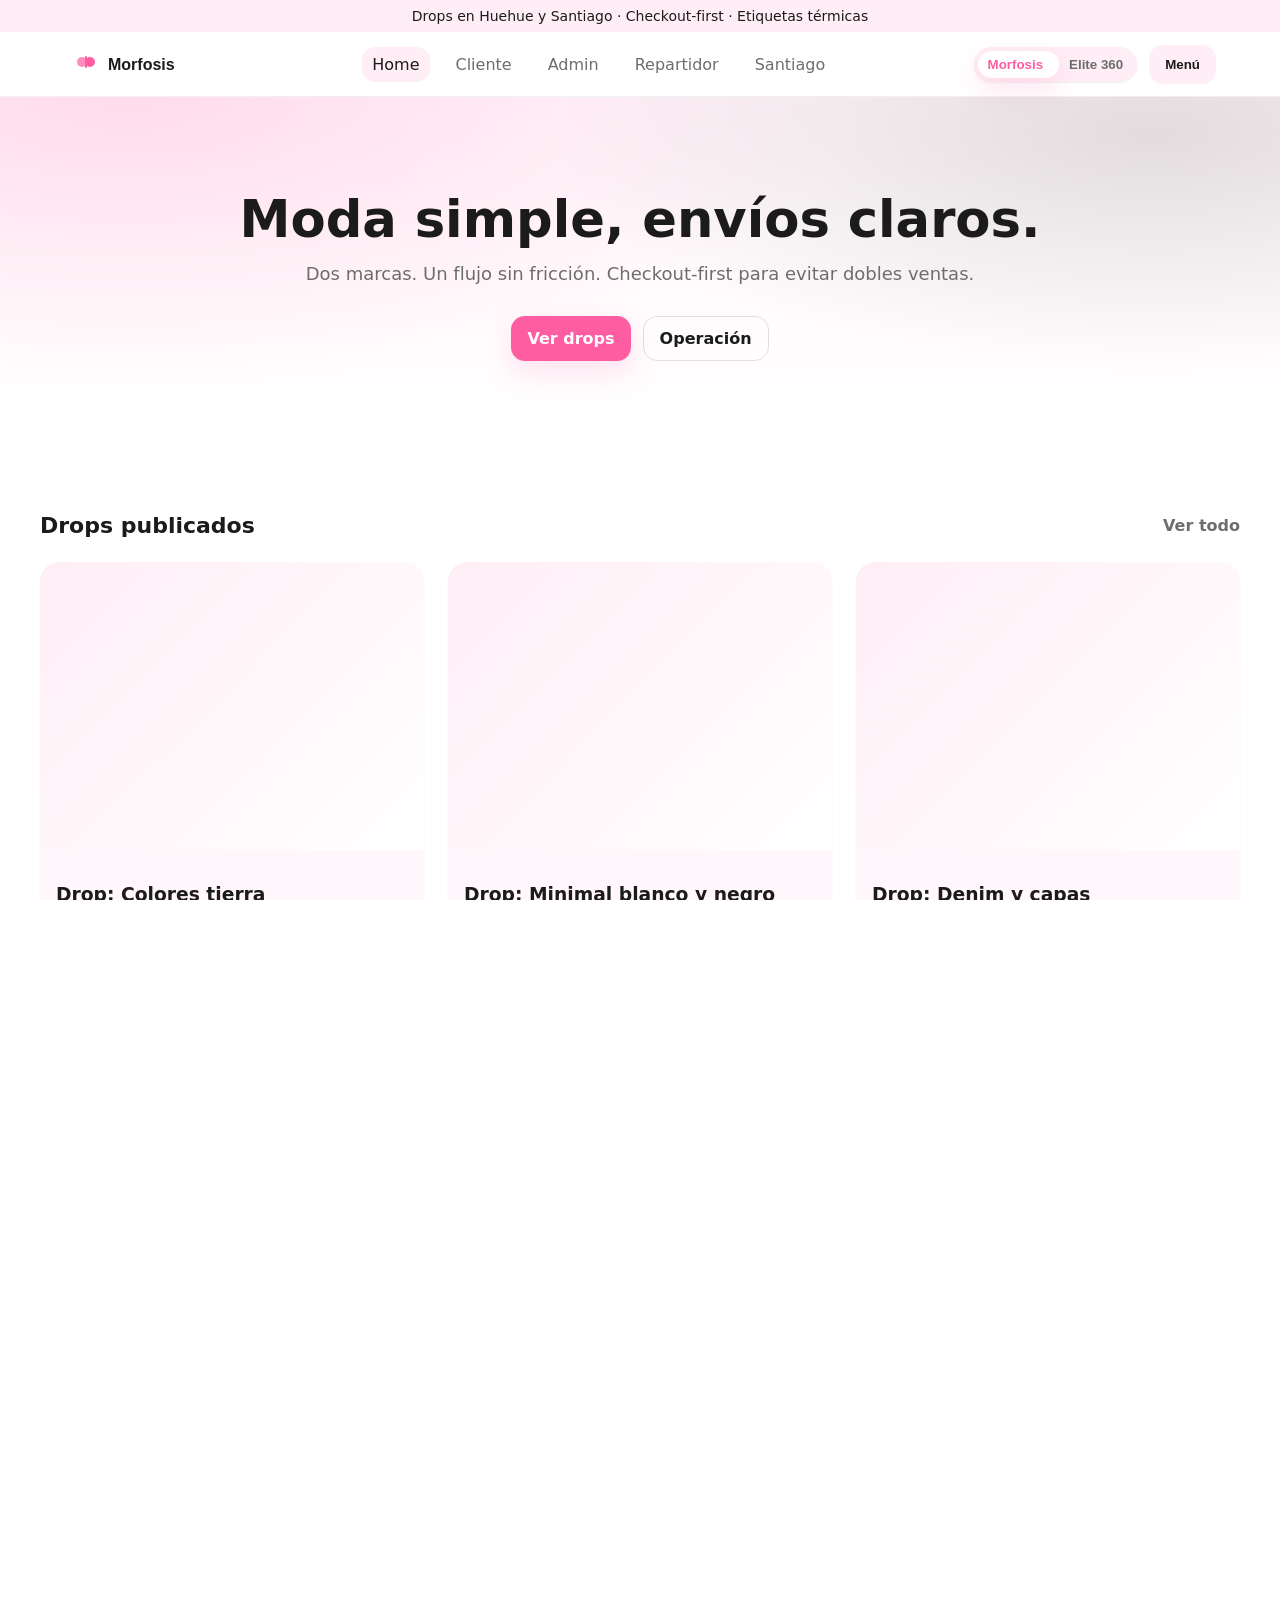
<file: frontend/index.html>
<!DOCTYPE html>
<html lang="es" data-theme="morfosis">
  <head>
    <meta charset="UTF-8" />
    <link rel="icon" type="image/svg+xml" href="data:image/svg+xml,%3Csvg xmlns='http://www.w3.org/2000/svg' viewBox='0 0 16 16'%3E%3Ccircle cx='8' cy='8' r='8' fill='%23111214'/%3E%3C/svg%3E">
    <meta name="viewport" content="width=device-width, initial-scale=1.0" />
    <title>Sistema Venta de Ropa — Home</title>
    <link rel="stylesheet" href="assets/css/styles.css" />
  </head>
  <body>
    <!-- Header and promo are injected by app.js -->

    <main id="main">
      <section class="hero">
        <div class="hero__content container">
          <h1>Moda simple, envíos claros.</h1>
          <p>Dos marcas. Un flujo sin fricción. Checkout‑first para evitar dobles ventas.</p>
          <div class="hero__actions">
            <a class="btn btn--primary" href="cliente.html">Ver drops</a>
            <a class="btn btn--ghost" href="admin.html">Operación</a>
          </div>
        </div>
      </section>

      <section class="section container" id="drops-publicados">
        <div class="section__header">
          <h2>Drops publicados</h2>
          <a class="link" href="cliente.html">Ver todo</a>
        </div>
        <div class="grid grid--cards">
          <article class="card">
            <div class="card__media"></div>
            <div class="card__body">
              <h3>Drop: Colores tierra</h3>
              <p>Prendas únicas. Stock 1.</p>
              <button class="btn btn--secondary" disabled>Ver</button>
            </div>
          </article>
          <article class="card">
            <div class="card__media"></div>
            <div class="card__body">
              <h3>Drop: Minimal blanco y negro</h3>
              <p>Básicos para todos los días.</p>
              <button class="btn btn--secondary" disabled>Ver</button>
            </div>
          </article>
          <article class="card">
            <div class="card__media"></div>
            <div class="card__body">
              <h3>Drop: Denim y capas</h3>
              <p>Texturas que se combinan fácil.</p>
              <button class="btn btn--secondary" disabled>Ver</button>
            </div>
          </article>
        </div>
      </section>

      <section class="section container" id="shop-by-style">
        <div class="section__header">
          <h2>Shop by style</h2>
        </div>
        <div class="chips">
          <button class="chip">Casual</button>
          <button class="chip">Street</button>
          <button class="chip">Formal</button>
          <button class="chip">Vintage</button>
          <button class="chip">Sport</button>
        </div>
      </section>

      <section class="section container" id="popular">
        <div class="section__header">
          <h2>Popular esta semana</h2>
        </div>
        <div class="carousel" aria-label="Carrusel de productos">
          <div class="carousel__track">
            <div class="card card--wide"><div class="card__media"></div><div class="card__body"><h3>Camisa lino</h3></div></div>
            <div class="card card--wide"><div class="card__media"></div><div class="card__body"><h3>Falda midi</h3></div></div>
            <div class="card card--wide"><div class="card__media"></div><div class="card__body"><h3>Pantalón recto</h3></div></div>
            <div class="card card--wide"><div class="card__media"></div><div class="card__body"><h3>Hoodie oversize</h3></div></div>
            <div class="card card--wide"><div class="card__media"></div><div class="card__body"><h3>Blazer negro</h3></div></div>
            <div class="card card--wide"><div class="card__media"></div><div class="card__body"><h3>Top canalé</h3></div></div>
          </div>
        </div>
      </section>

      <section class="section container" id="por-precio">
        <div class="section__header">
          <h2>Por precio</h2>
        </div>
        <div class="chips chips--lg">
          <button class="chip chip--lg">Q49 y menos</button>
          <button class="chip chip--lg">Q50–Q99</button>
          <button class="chip chip--lg">Q100–Q149</button>
          <button class="chip chip--lg">Q150+</button>
        </div>
      </section>
    </main>

    <!-- Footer is injected by app.js -->

    <script src="assets/js/theme.js"></script>
    <script src="assets/js/api.js"></script>
    <script src="assets/js/auth.js"></script>
    <script src="assets/js/ui.js"></script>
    <script src="assets/js/app.js"></script>
  </body>
  </html>
</file>
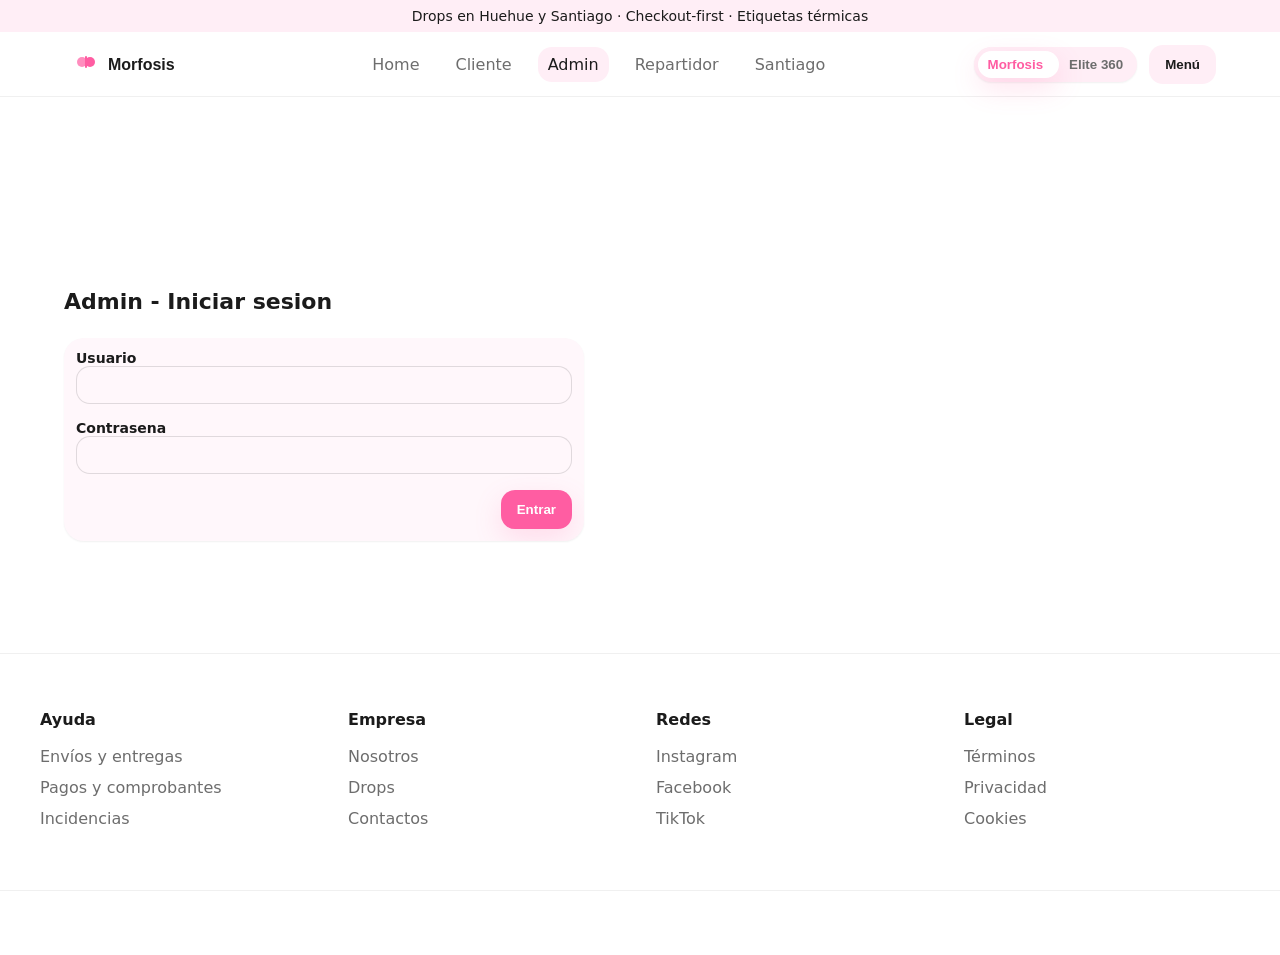
<file: frontend/admin.html>
<!DOCTYPE html>
<html lang="es" data-theme="morfosis">
  <head>
    <meta charset="UTF-8" />
    <link rel="icon" type="image/svg+xml" href="data:image/svg+xml,%3Csvg xmlns='http://www.w3.org/2000/svg' viewBox='0 0 16 16'%3E%3Ccircle cx='8' cy='8' r='8' fill='%23111214'/%3E%3C/svg%3E'>
    <meta name="viewport" content="width=device-width, initial-scale=1.0" />
    <title>Admin - Operacion</title>
    <link rel="stylesheet" href="assets/css/styles.css" />
    <style>
      /* Minimal, page-scoped tweaks to improve table usability without changing theme */
      .table-scroll { overflow-x: auto; }
    </style>
  </head>
  <body>
    <main class="container page-gap" id="admin-root"></main>

    <script src="assets/js/theme.js"></script>
    <script src="assets/js/api.js"></script>
    <script src="assets/js/auth.js"></script>
    <script src="assets/js/ui.js"></script>
    <script src="assets/js/app.js"></script>
    <script src="assets/js/admin.js"></script>
  </body>
  </html>
</file>
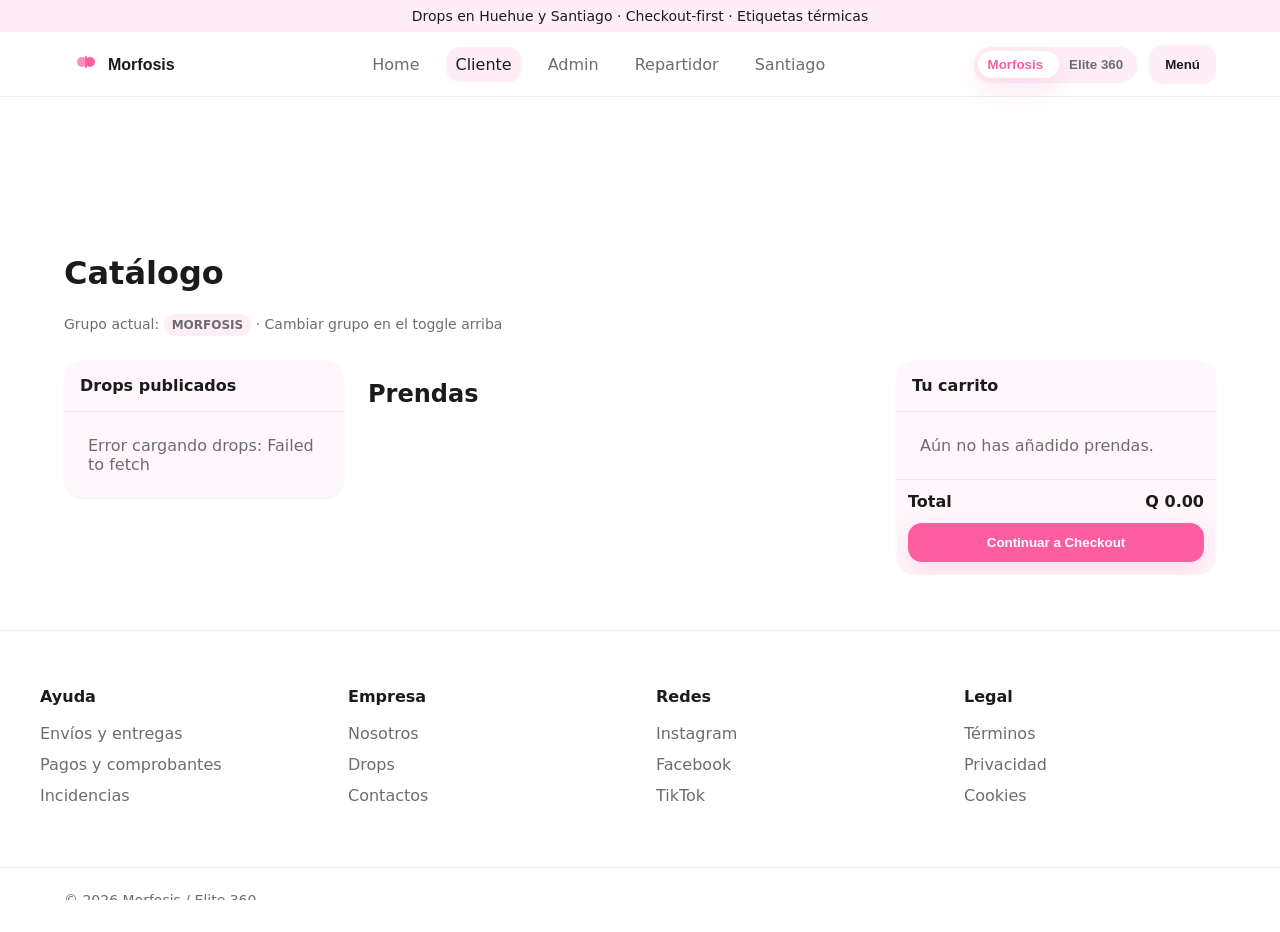
<file: frontend/cliente.html>
<!DOCTYPE html>
<html lang="es" data-theme="morfosis">
  <head>
    <meta charset="UTF-8" />
    <link rel="icon" type="image/svg+xml" href="data:image/svg+xml,%3Csvg xmlns='http://www.w3.org/2000/svg' viewBox='0 0 16 16'%3E%3Ccircle cx='8' cy='8' r='8' fill='%23111214'/%3E%3C/svg%3E'>
    <meta name="viewport" content="width=device-width, initial-scale=1.0" />
    <title>Cliente – Catálogo</title>
    <link rel="stylesheet" href="assets/css/styles.css" />
  </head>
  <body>
    <!-- Header/navbar injected by app.js -->

    <main class="container page-gap" id="catalog-root">
      <header class="catalog-header">
        <div>
          <h1>Catálogo</h1>
          <p class="catalog-hint">Grupo actual: <span id="grupo-badge" class="badge"></span> · Cambiar grupo en el toggle arriba</p>
        </div>
      </header>

      <section class="catalog">
        <aside class="catalog__drops" id="drops-list" aria-label="Drops publicados">
          <div class="panel">
            <div class="panel__header">Drops publicados</div>
            <div class="panel__body" id="drops-container">
              <div class="empty">Cargando drops…</div>
            </div>
          </div>
        </aside>

        <section class="catalog__grid" aria-live="polite">
          <div class="section__header">
            <h2 id="prendas-title">Prendas</h2>
          </div>
          <div class="grid grid--cards" id="prendas-grid">
            <!-- Cards renderizadas por cliente.js -->
          </div>
        </section>

        <aside class="catalog__cart" id="cart-panel" aria-label="Carrito">
          <div class="panel">
            <div class="panel__header">Tu carrito</div>
            <div class="panel__body" id="cart-items">
              <div class="empty">Aún no has añadido prendas.</div>
            </div>
            <div class="panel__footer">
              <div class="cart-total"><span>Total</span><strong id="cart-total">Q0.00</strong></div>
              <button id="btn-checkout" class="btn btn--primary" disabled>Continuar a Checkout</button>
            </div>
          </div>
        </aside>
      </section>
    </main>

    <!-- Footer injected by app.js -->

    <script src="assets/js/theme.js"></script>
    <script src="assets/js/api.js"></script>
    <script src="assets/js/auth.js"></script>
    <script src="assets/js/ui.js"></script>
    <script src="assets/js/app.js"></script>
    <script src="assets/js/cliente.js"></script>
  </body>
  </html>
</file>
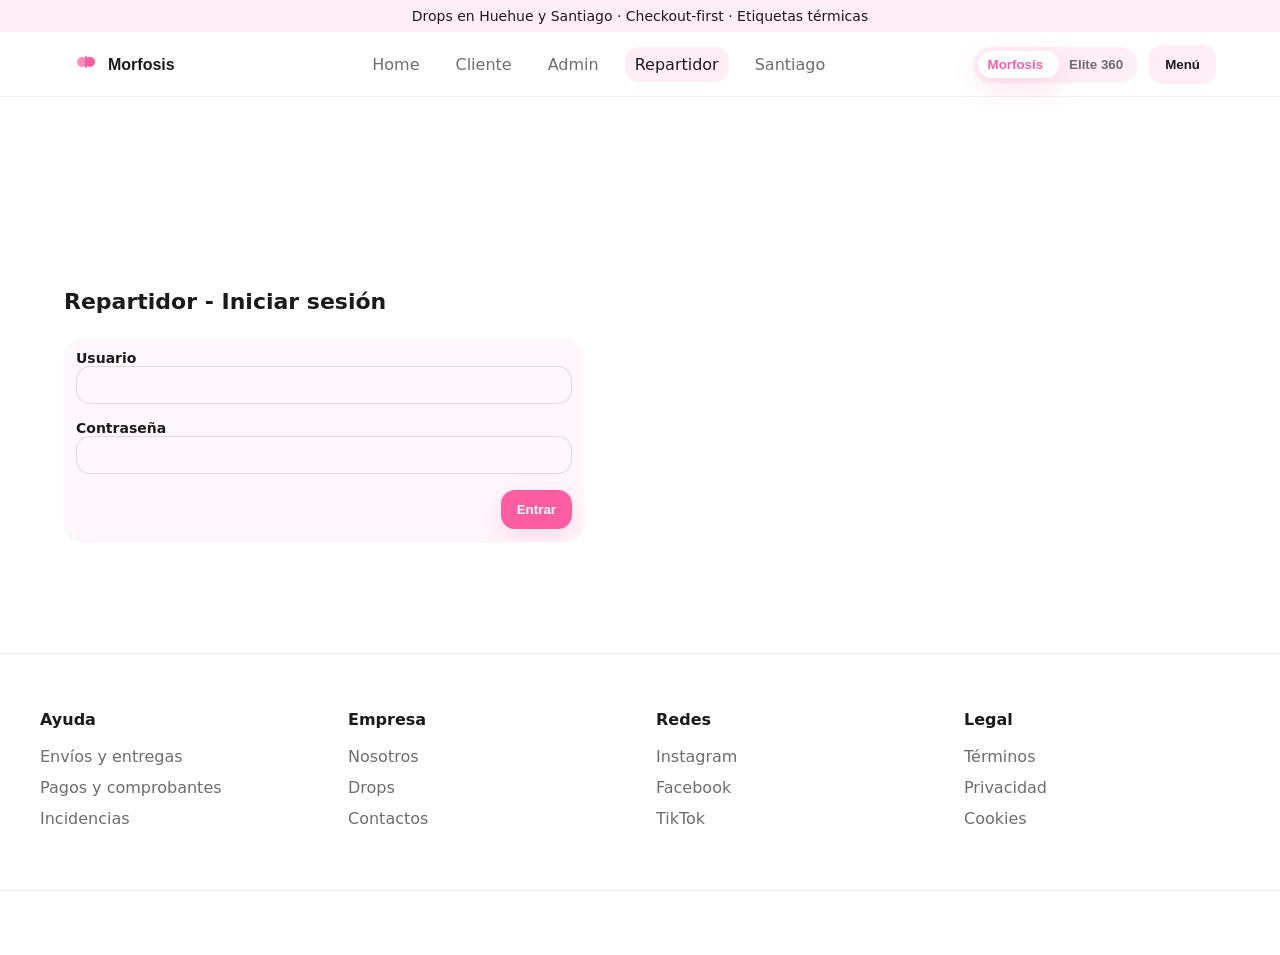
<file: frontend/repartidor.html>
<!DOCTYPE html>
<html lang="es" data-theme="morfosis">
  <head>
    <meta charset="UTF-8" />
    <link rel="icon" type="image/svg+xml" href="data:image/svg+xml,%3Csvg xmlns='http://www.w3.org/2000/svg' viewBox='0 0 16 16'%3E%3Ccircle cx='8' cy='8' r='8' fill='%23111214'/%3E%3C/svg%3E'>
    <meta name="viewport" content="width=device-width, initial-scale=1.0" />
    <title>Repartidor - Huehue</title>
    <link rel="stylesheet" href="assets/css/styles.css" />
    <style>
      .table-scroll { overflow-x: auto; }
    </style>
  </head>
  <body>
    <main class="container page-gap" id="repartidor-root"></main>

    <script src="assets/js/theme.js"></script>
    <script src="assets/js/api.js"></script>
    <script src="assets/js/auth.js"></script>
    <script src="assets/js/ui.js"></script>
    <script src="assets/js/app.js"></script>
    <script src="assets/js/repartidor.js"></script>
  </body>
  </html>
</file>
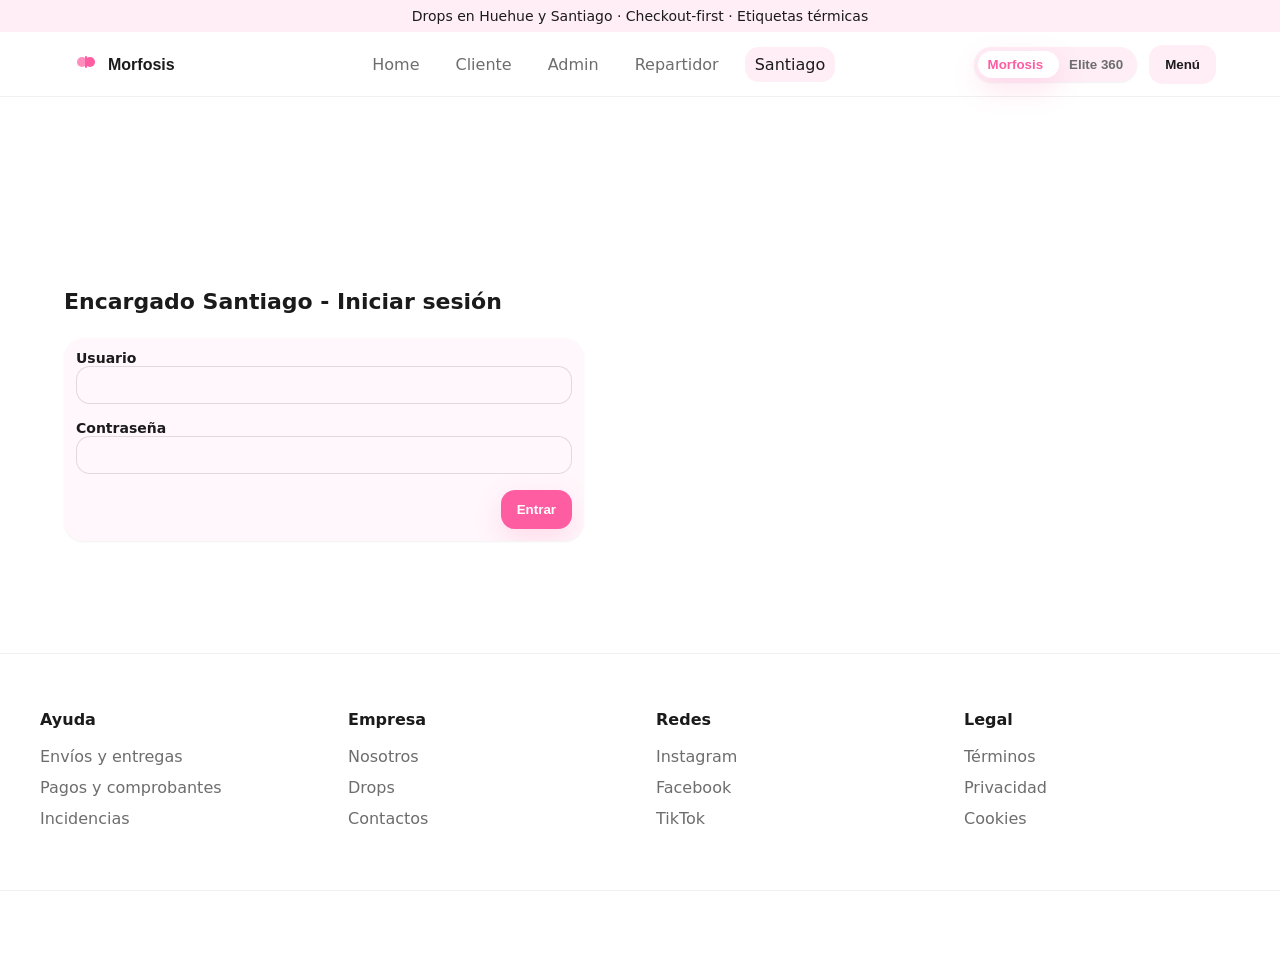
<file: frontend/santiago.html>
<!DOCTYPE html>
<html lang="es" data-theme="morfosis">
  <head>
    <meta charset="UTF-8" />
    <link rel="icon" type="image/svg+xml" href="data:image/svg+xml,%3Csvg xmlns='http://www.w3.org/2000/svg' viewBox='0 0 16 16'%3E%3Ccircle cx='8' cy='8' r='8' fill='%23111214'/%3E%3C/svg%3E'>
    <meta name="viewport" content="width=device-width, initial-scale=1.0" />
    <title>Encargado - Santiago</title>
    <link rel="stylesheet" href="assets/css/styles.css" />
    <style>
      .table-scroll { overflow-x: auto; }
    </style>
  </head>
  <body>
    <main class="container page-gap" id="santiago-root"></main>

    <script src="assets/js/theme.js"></script>
    <script src="assets/js/api.js"></script>
    <script src="assets/js/auth.js"></script>
    <script src="assets/js/ui.js"></script>
    <script src="assets/js/app.js"></script>
    <script src="assets/js/santiago.js"></script>
  </body>
  </html>
</file>
<file: frontend/assets/css/styles.css>
/* Design tokens */
:root {
  --color-bg: #ffffff;
  --color-text: #1b1b1b;
  --color-muted: #6d6d6d;
  --color-primary: #ff5da2; /* morfosis default */
  --color-primary-contrast: #ffffff;
  --color-surface: #ffffff;
  --color-surface-2: #f5f5f7;
  --shadow-sm: 0 1px 2px rgba(0,0,0,0.06);
  --shadow-md: 0 6px 16px rgba(0,0,0,0.08);
  --radius-sm: 10px;
  --radius-md: 16px;
  --radius-lg: 22px;
  --space-1: 4px;
  --space-2: 8px;
  --space-3: 12px;
  --space-4: 16px;
  --space-5: 24px;
  --space-6: 32px;
  --space-7: 40px;
  --space-8: 56px;
  --container: 1200px;
}

/* Theme: Morfosis (pastel, soft, rounded) */
[data-theme="morfosis"] {
  --color-primary: #ff5da2;
  --color-surface: #fff7fb;
  --color-surface-2: #ffeef6;
  --shadow-md: 0 10px 28px rgba(255, 93, 162, 0.18);
  --radius-sm: 14px;
  --radius-md: 20px;
  --radius-lg: 28px;
}

/* Theme: Elite 360 (monochrome, sharp, premium spacing) */
[data-theme="elite"] {
  --color-primary: #111214;
  --color-bg: #ffffff;
  --color-surface: #f6f7f8;
  --color-surface-2: #eceef0;
  --shadow-md: 0 12px 30px rgba(17, 18, 20, 0.16);
  --radius-sm: 6px;
  --radius-md: 10px;
  --radius-lg: 14px;
}

/* Base */
* { box-sizing: border-box; }
html, body { height: 100%; }
body {
  margin: 0;
  font-family: ui-sans-serif, system-ui, -apple-system, Segoe UI, Roboto, Inter, Arial, "Noto Sans", "Apple Color Emoji", "Segoe UI Emoji";
  background: var(--color-bg);
  color: var(--color-text);
}
img { max-width: 100%; display: block; }
a { color: inherit; text-decoration: none; }
.container { width: 100%; max-width: var(--container); margin: 0 auto; padding: 0 var(--space-5); }
.page-gap { padding-top: calc(var(--space-8) + 80px); padding-bottom: var(--space-8); }

/* Promo bar */
.promo {
  background: var(--color-surface-2);
  color: var(--color-text);
  font-size: 14px;
  padding: var(--space-2) 0;
  text-align: center;
}

/* Navbar */
.nav {
  position: sticky; top: 0; z-index: 50;
  background: var(--color-bg);
  border-bottom: 1px solid rgba(0,0,0,0.06);
  backdrop-filter: saturate(180%) blur(6px);
}
.nav__inner { display: flex; align-items: center; justify-content: space-between; height: 64px; gap: var(--space-4); }
.brand { display: flex; align-items: center; gap: var(--space-3); }
.brand img { height: 28px; }
.menu { display: flex; align-items: center; gap: var(--space-4); }
.menu a { padding: 8px 10px; border-radius: var(--radius-sm); color: var(--color-muted); transition: color .2s ease, background .2s ease; }
.menu a.is-active { color: var(--color-text); background: var(--color-surface-2); }
.menu a:hover { color: var(--color-text); }
.nav__actions { display: flex; align-items: center; gap: var(--space-3); }
.toggle {
  position: relative; display: inline-flex; align-items: center; gap: 6px;
  background: var(--color-surface-2);
  border-radius: 999px; padding: 4px; box-shadow: var(--shadow-sm);
}
.toggle__btn { position: relative; z-index: 1; border: 0; background: none; padding: 6px 10px; border-radius: 999px; cursor: pointer; color: var(--color-muted); font-weight: 600; }
.toggle__btn.is-active { color: var(--color-primary); }
.toggle__pill { position: absolute; inset: 4px auto 4px 4px; width: 50%; border-radius: 999px; background: var(--color-bg); box-shadow: var(--shadow-md); transition: transform .25s ease; }
[data-theme="elite"] .toggle__pill { transform: translateX(100%); }
.nav__mobile { display: none; }
/* Hide mobile drawer by default on desktop to prevent stray links */
.nav__drawer { display: none; }

/* Hero */
.hero {
  position: relative; overflow: hidden;
  background: radial-gradient(1200px 480px at 10% 0%, rgba(255,93,162,.18), transparent 60%),
              radial-gradient(1000px 400px at 90% 10%, rgba(17,18,20,.12), transparent 60%),
              linear-gradient(180deg, var(--color-surface) 0%, var(--color-bg) 100%);
}
.hero__content { padding: 96px 0; text-align: center; }
.hero h1 { font-size: clamp(32px, 4vw, 54px); line-height: 1.05; margin: 0 0 var(--space-4); }
.hero p { margin: 0 0 var(--space-6); color: var(--color-muted); font-size: 18px; }
.hero__actions { display: inline-flex; gap: var(--space-3); }

/* Sections */
.section { padding: var(--space-8) 0; }
.section__header { display: flex; align-items: center; justify-content: space-between; margin-bottom: var(--space-5); }
.section h2 { margin: 0; font-size: 22px; }
.link { color: var(--color-muted); font-weight: 600; }
.link:hover { color: var(--color-text); }

/* Grid & Cards */
.grid { display: grid; gap: var(--space-5); }
.grid--cards { grid-template-columns: repeat(12, 1fr); }
.grid--cards > .card { grid-column: span 12; }
@media (min-width: 768px) { .grid--cards > .card { grid-column: span 6; } }
@media (min-width: 1024px) { .grid--cards > .card { grid-column: span 4; } }

.card { background: var(--color-surface); border-radius: var(--radius-md); box-shadow: var(--shadow-sm); overflow: hidden; transition: transform .2s ease, box-shadow .2s ease; }
.card:hover { transform: translateY(-2px); box-shadow: var(--shadow-md); }
.card__media { aspect-ratio: 4/3; background: linear-gradient(135deg, var(--color-surface-2), #fff); }
.card__body { padding: var(--space-4); }
.card--wide { min-width: 240px; }

/* Chips */
.chips { display: flex; flex-wrap: wrap; gap: var(--space-3); }
.chips--lg { gap: var(--space-4); }
.chip { border: 1px solid rgba(0,0,0,0.08); background: var(--color-surface); padding: 10px 14px; border-radius: 999px; font-weight: 600; color: var(--color-text); transition: background .2s ease, transform .15s ease; }
.chip:hover { background: var(--color-surface-2); transform: translateY(-1px); }
.chip--lg { padding: 14px 18px; font-size: 15px; }

/* Carousel */
.carousel { overflow: hidden; }
.carousel__track { display: grid; grid-auto-flow: column; grid-auto-columns: clamp(220px, 28vw, 300px); gap: var(--space-4); overflow-x: auto; padding-bottom: var(--space-2); scroll-snap-type: x mandatory; -webkit-overflow-scrolling: touch; }
.carousel__track > * { scroll-snap-align: start; }
.carousel__track::-webkit-scrollbar { height: 8px; }
.carousel__track::-webkit-scrollbar-thumb { background: rgba(0,0,0,.15); border-radius: 999px; }

/* Footer */
.footer { border-top: 1px solid rgba(0,0,0,0.06); background: var(--color-bg); }
.footer__inner { display: grid; gap: var(--space-6); grid-template-columns: repeat(12, 1fr); padding: var(--space-8) 0; }
.footer__col { grid-column: span 12; }
@media (min-width: 768px) { .footer__col { grid-column: span 6; } }
@media (min-width: 1024px) { .footer__col { grid-column: span 3; } }
.footer h4 { margin: 0 0 var(--space-3); font-size: 16px; }
.footer a { display: block; color: var(--color-muted); padding: 6px 0; }
.footer a:hover { color: var(--color-text); }
.footer__bottom { padding: var(--space-5) 0; border-top: 1px solid rgba(0,0,0,0.06); color: var(--color-muted); font-size: 14px; }

/* Buttons */
.btn { display: inline-flex; align-items: center; justify-content: center; gap: 8px; border: 0; cursor: pointer; border-radius: var(--radius-sm); padding: 12px 16px; font-weight: 700; transition: transform .1s ease, box-shadow .1s ease, background .2s ease; }
.btn:active { transform: translateY(1px); }
.btn--primary { background: var(--color-primary); color: var(--color-primary-contrast); box-shadow: var(--shadow-md); }
.btn--primary:hover { filter: brightness(0.98); }
.btn--secondary { background: var(--color-surface-2); color: var(--color-text); }
.btn--ghost { background: transparent; color: var(--color-text); border: 1px solid rgba(0,0,0,0.12); }

/* Toast */
.toast-container { position: fixed; right: 16px; bottom: 16px; display: grid; gap: 10px; z-index: 100; }
.toast { background: var(--color-surface); color: var(--color-text); border-radius: var(--radius-sm); padding: 10px 12px; box-shadow: var(--shadow-md); border-left: 4px solid var(--color-primary); }
.toast--success { border-left-color: #10b981; }
.toast--error { border-left-color: #ef4444; }
.toast--info { border-left-color: #3b82f6; }

/* Modal */
.modal-backdrop { position: fixed; inset: 0; background: rgba(0,0,0,0.35); display: grid; place-items: center; z-index: 90; animation: fadeIn .15s ease; }
.modal { background: var(--color-bg); width: min(560px, 92%); border-radius: var(--radius-md); box-shadow: var(--shadow-md); overflow: hidden; }
.modal__header { padding: var(--space-4); border-bottom: 1px solid rgba(0,0,0,0.06); font-weight: 700; }
.modal__body { padding: var(--space-4); }
.modal__footer { padding: var(--space-3) var(--space-4); border-top: 1px solid rgba(0,0,0,0.06); display: flex; justify-content: flex-end; gap: var(--space-3); }
@keyframes fadeIn { from { opacity: 0 } to { opacity: 1 } }

/* Mobile nav */
@media (max-width: 768px) {
  .menu { display: none; }
  .nav__mobile { display: inline-flex; align-items: center; gap: 8px; }
  .nav__drawer { display: none; position: absolute; left: 0; right: 0; top: 64px; background: var(--color-bg); border-bottom: 1px solid rgba(0,0,0,0.06); padding: 8px 0; }
  .nav__drawer a { display: block; padding: 10px 20px; color: var(--color-muted); }
  .nav.is-open .nav__drawer { display: block; }
}

/* Ensure no horizontal overflow */
html, body, #main { overflow-x: hidden; }

/* Catalog (cliente) */
.catalog-header { display: flex; align-items: baseline; justify-content: space-between; margin-bottom: var(--space-5); }
.catalog-hint { color: var(--color-muted); margin: var(--space-2) 0 0; font-size: 14px; }
.badge { display: inline-block; background: var(--color-surface-2); padding: 4px 8px; border-radius: 999px; font-weight: 700; font-size: 12px; }
.status { color: var(--color-muted); font-size: 12px; }

.catalog { display: grid; gap: var(--space-5); grid-template-columns: 280px 1fr 320px; align-items: start; }
.catalog__drops, .catalog__cart { position: sticky; top: 96px; }
.panel { background: var(--color-surface); border-radius: var(--radius-md); box-shadow: var(--shadow-sm); overflow: hidden; }
.panel__header { padding: var(--space-4); border-bottom: 1px solid rgba(0,0,0,0.06); font-weight: 700; }
.panel__body { padding: var(--space-3); display: grid; gap: var(--space-3); }
.panel__footer { padding: var(--space-3); border-top: 1px solid rgba(0,0,0,0.06); display: grid; gap: var(--space-3); }
.empty { color: var(--color-muted); padding: var(--space-3); }

.drop-item { width: 100%; text-align: left; border: 1px solid rgba(0,0,0,0.08); background: var(--color-bg); border-radius: var(--radius-sm); padding: 10px 12px; cursor: pointer; }
.drop-item.is-active { outline: 2px solid var(--color-primary); }
.drop-item__title { font-weight: 700; margin-bottom: 4px; }
.drop-item__meta { display: flex; gap: 8px; align-items: center; }

.prenda__top { display: flex; align-items: baseline; justify-content: space-between; gap: var(--space-3); }
.prenda__title { margin: 0; font-size: 16px; }
.prenda__price { font-weight: 800; }
.prenda__actions { margin-top: var(--space-3); }

.cart-row { display: flex; align-items: center; justify-content: space-between; gap: var(--space-3); background: var(--color-bg); border: 1px solid rgba(0,0,0,0.06); border-radius: var(--radius-sm); padding: 8px 10px; }
.cart-row__info { display: grid; }
.cart-row__title { font-weight: 700; }
.cart-row__price { color: var(--color-muted); font-size: 14px; }
.cart-row__remove { padding: 8px 10px; }
.cart-total { display: flex; align-items: center; justify-content: space-between; font-weight: 800; }

/* Checkout form */
.form { display: grid; gap: var(--space-4); }
.form__row { display: grid; gap: 6px; }
.form__row.-end { display: flex; justify-content: flex-end; gap: var(--space-3); }
.form label { font-weight: 700; font-size: 14px; color: var(--color-text); }
.form input, .form select { width: 100%; border: 1px solid rgba(0,0,0,0.12); background: var(--color-surface); border-radius: var(--radius-sm); padding: 10px 12px; font: inherit; }
.form .req { color: var(--color-primary); margin-left: 4px; }

.success { display: grid; gap: var(--space-3); }
.success__folio { font-size: 18px; }
.success__actions { margin-top: var(--space-2); }

@media (max-width: 1024px){
  .catalog { grid-template-columns: 1fr; }
  .catalog__drops, .catalog__cart { position: static; }
}
</file>
